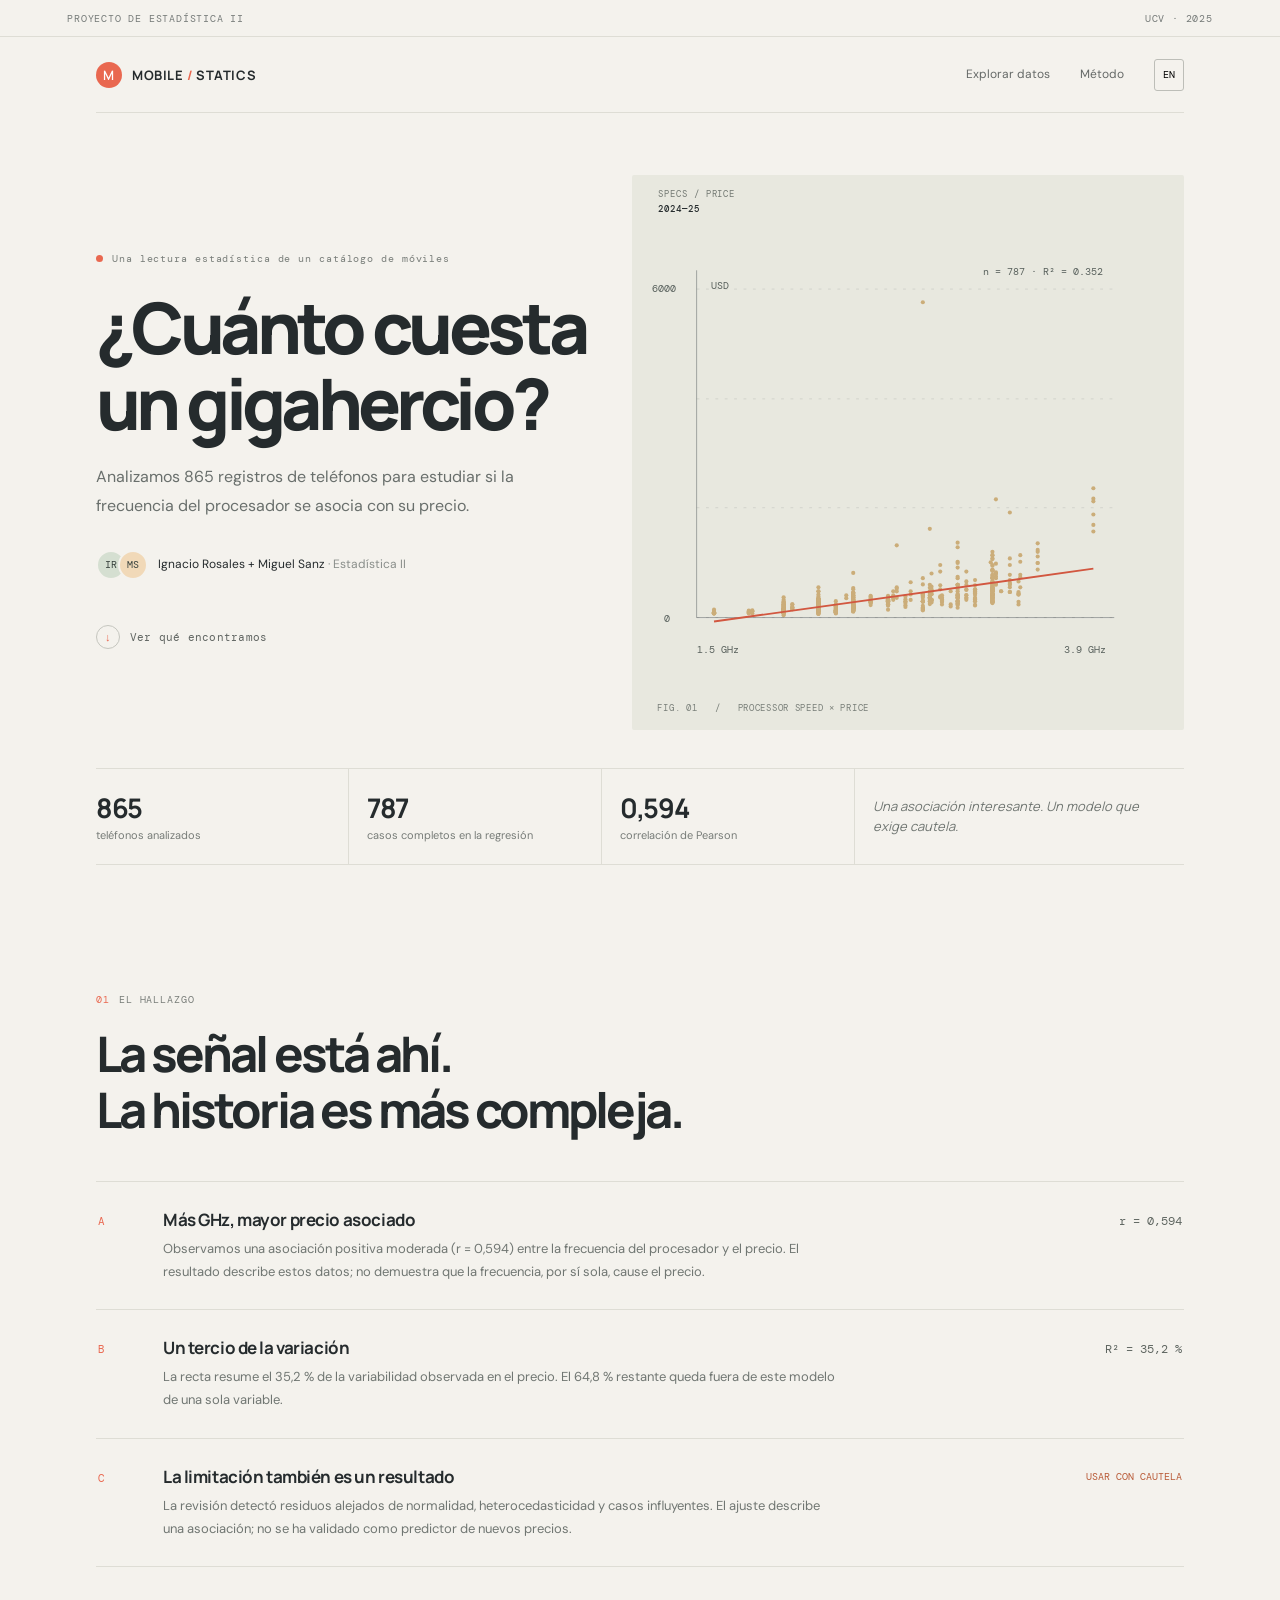
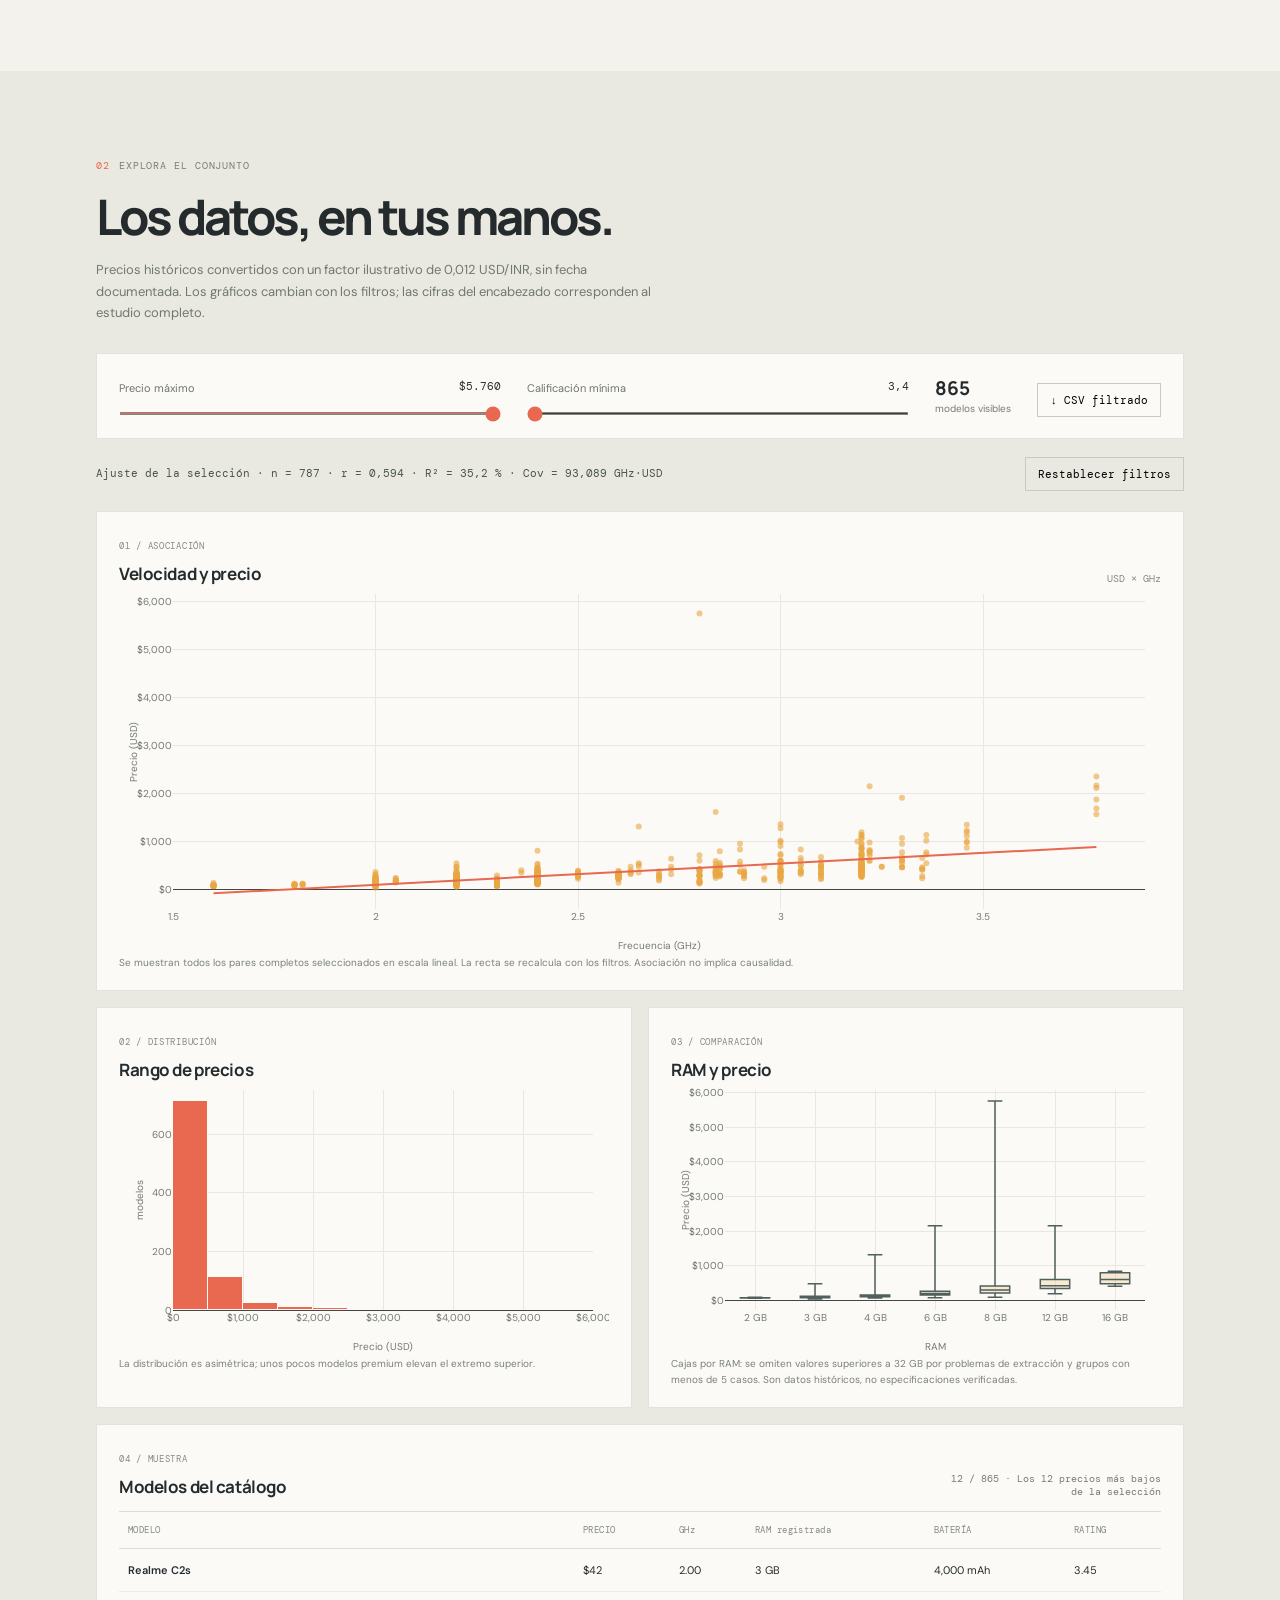
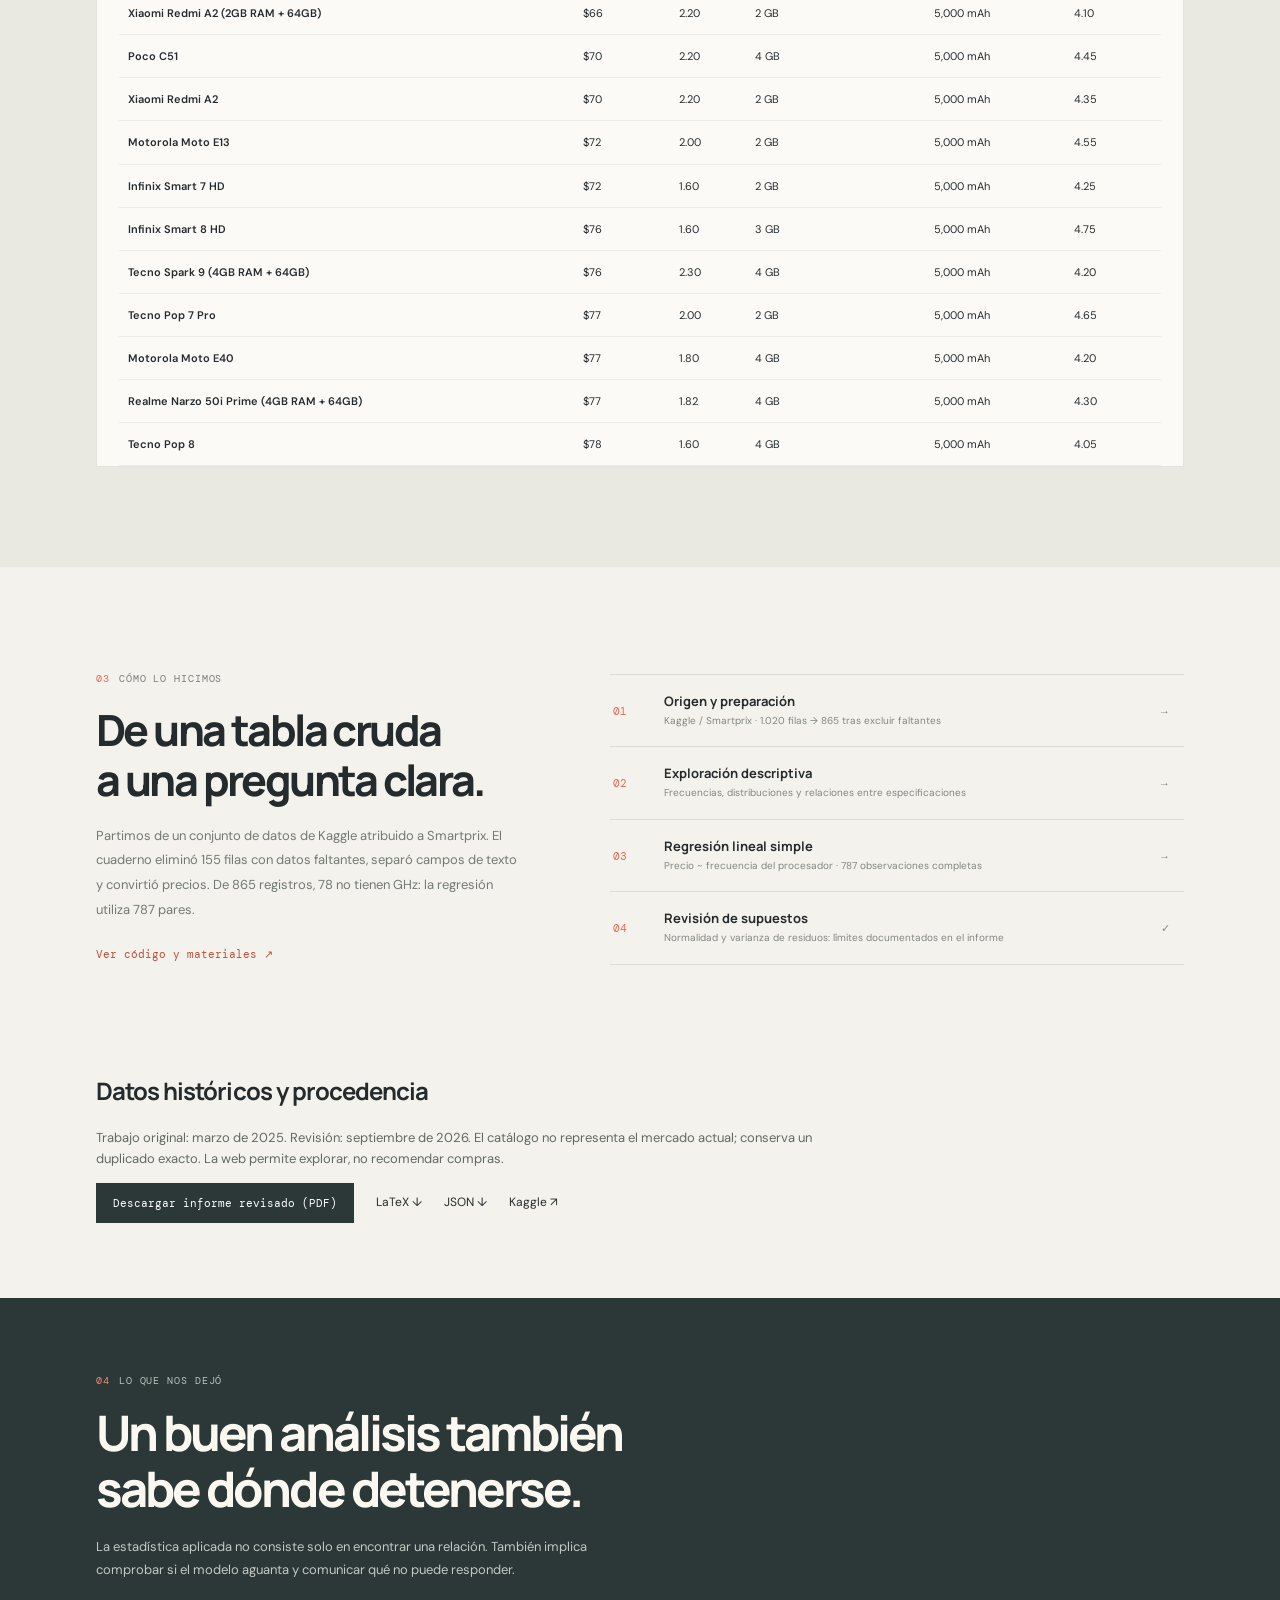
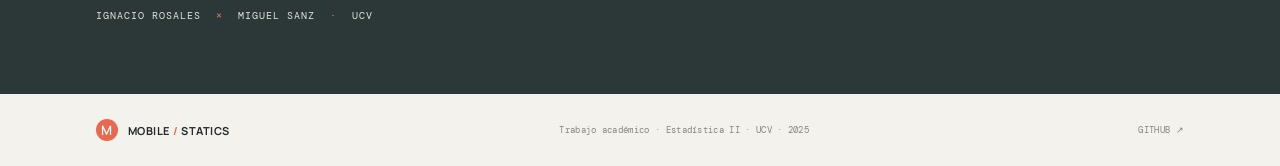
<file: index.html>
<!doctype html>
<html lang="es">
<head>
  <meta charset="utf-8">
  <meta name="viewport" content="width=device-width, initial-scale=1">
  <meta name="description" content="Explora Mobile-Statics: análisis de 865 teléfonos, regresión entre velocidad del procesador y precio, y sus límites estadísticos.">
  <meta name="theme-color" content="#f4f2ed">
  <title>Mobile-Statics — teléfonos bajo la lupa</title>
  <link rel="icon" type="image/svg+xml" href="favicon.svg">
  <link rel="preconnect" href="https://fonts.googleapis.com">
  <link rel="preconnect" href="https://fonts.gstatic.com" crossorigin>
  <link href="https://fonts.googleapis.com/css2?family=DM+Mono:wght@400;500&family=DM+Sans:wght@400;500;600;700&family=Manrope:wght@400;500;600;700;800&display=swap" rel="stylesheet">
  <link rel="stylesheet" href="styles.css">
  <link rel="stylesheet" href="refinements.css">
  <script src="https://cdn.plot.ly/plotly-2.35.2.min.js"></script>
  <script defer src="data.js"></script>
  <script defer src="app.js"></script>
<link rel="canonical" href="https://iro007.github.io/Mobile-Statics/">
  <meta property="og:type" content="website"><meta property="og:locale" content="es_VE">
  <meta property="og:title" content="Mobile-Statics | ¿Qué explica el precio de un teléfono?">
  <meta property="og:description" content="Un proyecto de Ignacio Rosales y Miguel Sanz: explora datos, regresión y aprendizajes de Estadística II en la UCV.">
  <meta property="og:url" content="https://iro007.github.io/Mobile-Statics/">
  <meta property="og:image" content="https://iro007.github.io/Mobile-Statics/social-preview.png">
  <meta property="og:image:width" content="1200"><meta property="og:image:height" content="630">
  <meta property="og:image:alt" content="865 registros, 787 pares completos; r = 0,594 y R² = 35,2 %. Ignacio Rosales y Miguel Sanz.">
  <meta name="twitter:card" content="summary_large_image">
  </head>
<body>
  <div class="topline"><span>PROYECTO DE ESTADÍSTICA II</span><span>UCV · 2025</span></div>
  <header class="hero wrap">
    <nav class="nav"><a href="#inicio" class="wordmark"><span class="mark">M</span> MOBILE<span class="wordmark-light">/</span>STATICS</a><div class="navright"><a href="#analisis" data-i18n="navAnalysis">Explorar datos</a><a href="#metodo" data-i18n="navMethod">Método</a><button class="lang" id="language">EN</button></div></nav>
    <div class="hero-grid" id="inicio">
      <div class="hero-copy"><p class="eyebrow"><span class="dot"></span><span data-i18n="heroLabel">Una lectura estadística del mercado móvil</span></p><h1 data-i18n="heroTitle">¿Cuánto cuesta<br>un gigahercio?</h1><p class="lede" data-i18n="heroSub">Exploramos 865 teléfonos y ponemos a prueba una pregunta sencilla: ¿los procesadores más rápidos se asocian con precios más altos?</p><div class="authors"><div class="avatar">IR</div><div class="avatar overlap">MS</div><span data-i18n="byline">Ignacio Rosales + Miguel Sanz <span class="muted">· Estadística II</span></span></div><a class="scroll" href="#hallazgos"><span>↓</span> <span data-i18n="scroll">Ver qué encontramos</span></a></div>
      <div class="hero-art" aria-label="Datos históricos de precio frente a frecuencia del procesador"><div class="art-caption">SPECS / PRICE<br><b>2024—25</b></div><svg viewBox="0 0 560 520" role="img" aria-label="787 pares completos: frecuencia del procesador y precio"><g stroke="#293239" stroke-opacity=".12" stroke-dasharray="3 7"><path d="M55 430H500M55 313H500M55 197H500M55 80H500"/></g><path d="M55 60V430H500" stroke="#293239" stroke-opacity=".4" fill="none"/><g fill="#b57d27" opacity=".55"><circle cx="351.67" cy="409.01" r="2.2"/><circle cx="398.02" cy="416.00" r="2.2"/><circle cx="296.04" cy="407.60" r="2.2"/><circle cx="351.67" cy="401.31" r="2.2"/><circle cx="221.88" cy="406.20" r="2.2"/><circle cx="221.88" cy="411.80" r="2.2"/><circle cx="184.79" cy="422.30" r="2.2"/><circle cx="221.88" cy="417.40" r="2.2"/><circle cx="240.42" cy="413.90" r="2.2"/><circle cx="221.88" cy="418.80" r="2.2"/><circle cx="370.21" cy="402.00" r="2.2"/><circle cx="184.79" cy="420.20" r="2.2"/><circle cx="184.79" cy="420.20" r="2.2"/><circle cx="184.79" cy="422.30" r="2.2"/><circle cx="370.21" cy="404.81" r="2.2"/><circle cx="221.88" cy="408.09" r="2.2"/><circle cx="277.50" cy="412.61" r="2.2"/><circle cx="184.79" cy="418.80" r="2.2"/><circle cx="184.79" cy="416.35" r="2.2"/><circle cx="370.21" cy="411.11" r="2.2"/><circle cx="296.04" cy="412.68" r="2.2"/><circle cx="184.79" cy="416.47" r="2.2"/><circle cx="258.96" cy="411.10" r="2.2"/><circle cx="184.79" cy="420.84" r="2.2"/><circle cx="258.96" cy="411.80" r="2.2"/><circle cx="221.88" cy="419.50" r="2.2"/><circle cx="296.04" cy="413.20" r="2.2"/><circle cx="221.88" cy="418.10" r="2.2"/><circle cx="184.79" cy="420.90" r="2.2"/><circle cx="388.75" cy="402.71" r="2.2"/><circle cx="221.88" cy="416.00" r="2.2"/><circle cx="221.88" cy="409.01" r="2.2"/><circle cx="184.79" cy="420.95" r="2.2"/><circle cx="221.88" cy="412.50" r="2.2"/><circle cx="342.40" cy="409.26" r="2.2"/><circle cx="240.42" cy="412.50" r="2.2"/><circle cx="296.04" cy="404.80" r="2.2"/><circle cx="221.88" cy="418.67" r="2.2"/><circle cx="342.40" cy="399.91" r="2.2"/><circle cx="258.96" cy="406.90" r="2.2"/><circle cx="258.96" cy="414.60" r="2.2"/><circle cx="314.58" cy="408.51" r="2.2"/><circle cx="184.79" cy="416.70" r="2.2"/><circle cx="184.79" cy="419.85" r="2.2"/><circle cx="184.79" cy="420.20" r="2.2"/><circle cx="370.21" cy="402.00" r="2.2"/><circle cx="184.79" cy="420.90" r="2.2"/><circle cx="296.04" cy="406.20" r="2.2"/><circle cx="221.88" cy="423.00" r="2.2"/><circle cx="296.04" cy="413.20" r="2.2"/><circle cx="221.88" cy="411.10" r="2.2"/><circle cx="184.79" cy="419.50" r="2.2"/><circle cx="418.42" cy="378.91" r="2.2"/><circle cx="184.79" cy="419.50" r="2.2"/><circle cx="184.79" cy="419.34" r="2.2"/><circle cx="184.79" cy="411.10" r="2.2"/><circle cx="373.92" cy="388.00" r="2.2"/><circle cx="258.96" cy="416.25" r="2.2"/><circle cx="184.79" cy="422.30" r="2.2"/><circle cx="147.71" cy="414.60" r="2.2"/><circle cx="184.79" cy="420.55" r="2.2"/><circle cx="184.79" cy="418.80" r="2.2"/><circle cx="184.79" cy="415.10" r="2.2"/><circle cx="370.21" cy="408.30" r="2.2"/><circle cx="184.79" cy="420.91" r="2.2"/><circle cx="184.79" cy="421.60" r="2.2"/><circle cx="351.67" cy="412.50" r="2.2"/><circle cx="373.92" cy="393.95" r="2.2"/><circle cx="184.79" cy="418.10" r="2.2"/><circle cx="221.88" cy="420.76" r="2.2"/><circle cx="258.96" cy="421.60" r="2.2"/><circle cx="221.88" cy="403.40" r="2.2"/><circle cx="221.88" cy="414.60" r="2.2"/><circle cx="184.79" cy="420.20" r="2.2"/><circle cx="73.54" cy="425.45" r="2.2"/><circle cx="184.79" cy="416.00" r="2.2"/><circle cx="184.79" cy="418.80" r="2.2"/><circle cx="184.79" cy="418.10" r="2.2"/><circle cx="399.88" cy="384.50" r="2.2"/><circle cx="333.12" cy="395.00" r="2.2"/><circle cx="184.79" cy="420.24" r="2.2"/><circle cx="388.75" cy="392.91" r="2.2"/><circle cx="258.96" cy="413.20" r="2.2"/><circle cx="184.79" cy="418.10" r="2.2"/><circle cx="351.67" cy="402.01" r="2.2"/><circle cx="388.75" cy="402.71" r="2.2"/><circle cx="221.88" cy="415.31" r="2.2"/><circle cx="477.75" cy="320.17" r="2.2"/><circle cx="184.79" cy="420.90" r="2.2"/><circle cx="333.12" cy="419.51" r="2.2"/><circle cx="303.46" cy="409.00" r="2.2"/><circle cx="184.79" cy="421.25" r="2.2"/><circle cx="221.88" cy="406.21" r="2.2"/><circle cx="147.71" cy="425.45" r="2.2"/><circle cx="296.04" cy="394.65" r="2.2"/><circle cx="342.40" cy="406.20" r="2.2"/><circle cx="184.79" cy="416.38" r="2.2"/><circle cx="333.12" cy="414.60" r="2.2"/><circle cx="316.44" cy="409.00" r="2.2"/><circle cx="184.79" cy="421.60" r="2.2"/><circle cx="114.33" cy="423.35" r="2.2"/><circle cx="184.79" cy="417.41" r="2.2"/><circle cx="221.88" cy="420.55" r="2.2"/><circle cx="221.88" cy="420.55" r="2.2"/><circle cx="184.79" cy="409.71" r="2.2"/><circle cx="184.79" cy="419.15" r="2.2"/><circle cx="258.96" cy="409.00" r="2.2"/><circle cx="258.96" cy="412.15" r="2.2"/><circle cx="277.50" cy="410.40" r="2.2"/><circle cx="370.21" cy="406.90" r="2.2"/><circle cx="221.88" cy="409.00" r="2.2"/><circle cx="221.88" cy="410.40" r="2.2"/><circle cx="184.79" cy="417.58" r="2.2"/><circle cx="147.71" cy="419.15" r="2.2"/><circle cx="296.04" cy="412.50" r="2.2"/><circle cx="184.79" cy="419.50" r="2.2"/><circle cx="147.71" cy="421.95" r="2.2"/><circle cx="303.46" cy="402.21" r="2.2"/><circle cx="221.88" cy="420.00" r="2.2"/><circle cx="147.71" cy="420.20" r="2.2"/><circle cx="184.79" cy="422.65" r="2.2"/><circle cx="221.88" cy="421.38" r="2.2"/><circle cx="221.88" cy="423.00" r="2.2"/><circle cx="214.46" cy="409.36" r="2.2"/><circle cx="184.79" cy="418.10" r="2.2"/><circle cx="418.42" cy="371.91" r="2.2"/><circle cx="264.52" cy="411.11" r="2.2"/><circle cx="264.52" cy="406.21" r="2.2"/><circle cx="73.54" cy="425.59" r="2.2"/><circle cx="184.79" cy="414.25" r="2.2"/><circle cx="388.75" cy="402.71" r="2.2"/><circle cx="370.21" cy="398.51" r="2.2"/><circle cx="184.79" cy="421.08" r="2.2"/><circle cx="296.04" cy="419.51" r="2.2"/><circle cx="221.88" cy="409.00" r="2.2"/><circle cx="370.21" cy="399.91" r="2.2"/><circle cx="184.79" cy="421.25" r="2.2"/><circle cx="264.52" cy="402.01" r="2.2"/><circle cx="277.50" cy="413.21" r="2.2"/><circle cx="147.71" cy="425.10" r="2.2"/><circle cx="370.21" cy="392.55" r="2.2"/><circle cx="184.79" cy="416.00" r="2.2"/><circle cx="184.79" cy="425.94" r="2.2"/><circle cx="333.12" cy="397.81" r="2.2"/><circle cx="221.88" cy="404.17" r="2.2"/><circle cx="296.04" cy="409.01" r="2.2"/><circle cx="370.21" cy="402.00" r="2.2"/><circle cx="370.21" cy="388.00" r="2.2"/><circle cx="147.71" cy="423.70" r="2.2"/><circle cx="184.79" cy="419.15" r="2.2"/><circle cx="373.92" cy="383.10" r="2.2"/><circle cx="221.88" cy="420.90" r="2.2"/><circle cx="351.67" cy="399.90" r="2.2"/><circle cx="221.88" cy="419.50" r="2.2"/><circle cx="221.88" cy="414.61" r="2.2"/><circle cx="370.21" cy="391.50" r="2.2"/><circle cx="305.31" cy="412.02" r="2.2"/><circle cx="147.71" cy="423.74" r="2.2"/><circle cx="184.79" cy="420.55" r="2.2"/><circle cx="333.12" cy="406.27" r="2.2"/><circle cx="73.54" cy="425.31" r="2.2"/><circle cx="370.21" cy="401.31" r="2.2"/><circle cx="399.88" cy="387.02" r="2.2"/><circle cx="305.31" cy="402.00" r="2.2"/><circle cx="258.96" cy="413.90" r="2.2"/><circle cx="184.79" cy="410.41" r="2.2"/><circle cx="147.71" cy="420.90" r="2.2"/><circle cx="147.71" cy="423.35" r="2.2"/><circle cx="305.31" cy="410.82" r="2.2"/><circle cx="333.12" cy="399.55" r="2.2"/><circle cx="388.75" cy="390.11" r="2.2"/><circle cx="296.04" cy="412.50" r="2.2"/><circle cx="147.71" cy="423.35" r="2.2"/><circle cx="184.79" cy="417.40" r="2.2"/><circle cx="147.71" cy="423.05" r="2.2"/><circle cx="184.79" cy="418.49" r="2.2"/><circle cx="221.88" cy="413.90" r="2.2"/><circle cx="184.79" cy="417.40" r="2.2"/><circle cx="147.71" cy="424.40" r="2.2"/><circle cx="184.79" cy="420.90" r="2.2"/><circle cx="221.88" cy="416.97" r="2.2"/><circle cx="184.79" cy="418.24" r="2.2"/><circle cx="147.71" cy="424.05" r="2.2"/><circle cx="368.35" cy="371.20" r="2.2"/><circle cx="477.75" cy="338.31" r="2.2"/><circle cx="221.88" cy="413.21" r="2.2"/><circle cx="398.02" cy="405.51" r="2.2"/><circle cx="147.71" cy="424.75" r="2.2"/><circle cx="258.96" cy="416.00" r="2.2"/><circle cx="184.79" cy="423.01" r="2.2"/><circle cx="147.71" cy="427.55" r="2.2"/><circle cx="277.50" cy="418.81" r="2.2"/><circle cx="184.79" cy="418.10" r="2.2"/><circle cx="351.67" cy="410.40" r="2.2"/><circle cx="370.21" cy="399.91" r="2.2"/><circle cx="398.02" cy="413.20" r="2.2"/><circle cx="370.21" cy="406.21" r="2.2"/><circle cx="370.21" cy="413.20" r="2.2"/><circle cx="258.96" cy="409.70" r="2.2"/><circle cx="147.71" cy="416.70" r="2.2"/><circle cx="147.71" cy="423.71" r="2.2"/><circle cx="296.04" cy="421.60" r="2.2"/><circle cx="388.75" cy="367.01" r="2.2"/><circle cx="184.79" cy="417.41" r="2.2"/><circle cx="221.88" cy="409.00" r="2.2"/><circle cx="114.33" cy="422.25" r="2.2"/><circle cx="221.88" cy="418.80" r="2.2"/><circle cx="184.79" cy="421.25" r="2.2"/><circle cx="351.67" cy="405.86" r="2.2"/><circle cx="370.21" cy="413.91" r="2.2"/><circle cx="73.54" cy="424.40" r="2.2"/><circle cx="184.79" cy="420.35" r="2.2"/><circle cx="184.79" cy="409.70" r="2.2"/><circle cx="221.88" cy="420.90" r="2.2"/><circle cx="221.88" cy="417.05" r="2.2"/><circle cx="147.71" cy="418.81" r="2.2"/><circle cx="147.71" cy="424.75" r="2.2"/><circle cx="147.71" cy="423.00" r="2.2"/><circle cx="268.23" cy="399.27" r="2.2"/><circle cx="268.23" cy="409.01" r="2.2"/><circle cx="184.79" cy="420.91" r="2.2"/><circle cx="184.79" cy="409.71" r="2.2"/><circle cx="184.79" cy="422.30" r="2.2"/><circle cx="184.79" cy="418.80" r="2.2"/><circle cx="399.88" cy="397.81" r="2.2"/><circle cx="370.21" cy="395.00" r="2.2"/><circle cx="277.50" cy="414.61" r="2.2"/><circle cx="184.79" cy="424.53" r="2.2"/><circle cx="184.79" cy="422.30" r="2.2"/><circle cx="370.21" cy="414.61" r="2.2"/><circle cx="184.79" cy="417.40" r="2.2"/><circle cx="333.12" cy="416.04" r="2.2"/><circle cx="184.79" cy="418.81" r="2.2"/><circle cx="258.96" cy="410.13" r="2.2"/><circle cx="221.88" cy="403.75" r="2.2"/><circle cx="258.96" cy="410.44" r="2.2"/><circle cx="370.21" cy="402.00" r="2.2"/><circle cx="221.88" cy="416.00" r="2.2"/><circle cx="221.88" cy="419.85" r="2.2"/><circle cx="398.02" cy="404.11" r="2.2"/><circle cx="203.33" cy="424.19" r="2.2"/><circle cx="147.71" cy="425.45" r="2.2"/><circle cx="333.12" cy="407.95" r="2.2"/><circle cx="147.71" cy="422.23" r="2.2"/><circle cx="388.75" cy="384.51" r="2.2"/><circle cx="221.88" cy="414.25" r="2.2"/><circle cx="214.46" cy="406.20" r="2.2"/><circle cx="477.75" cy="292.17" r="2.2"/><circle cx="184.79" cy="425.28" r="2.2"/><circle cx="147.71" cy="423.00" r="2.2"/><circle cx="147.71" cy="420.90" r="2.2"/><circle cx="184.79" cy="415.30" r="2.2"/><circle cx="184.79" cy="425.24" r="2.2"/><circle cx="316.44" cy="410.41" r="2.2"/><circle cx="221.88" cy="415.02" r="2.2"/><circle cx="316.44" cy="416.01" r="2.2"/><circle cx="370.21" cy="413.20" r="2.2"/><circle cx="221.88" cy="412.50" r="2.2"/><circle cx="184.79" cy="420.90" r="2.2"/><circle cx="351.67" cy="399.90" r="2.2"/><circle cx="303.46" cy="402.00" r="2.2"/><circle cx="258.96" cy="415.30" r="2.2"/><circle cx="370.21" cy="404.80" r="2.2"/><circle cx="184.79" cy="416.70" r="2.2"/><circle cx="296.04" cy="405.16" r="2.2"/><circle cx="333.12" cy="412.50" r="2.2"/><circle cx="221.88" cy="418.11" r="2.2"/><circle cx="258.96" cy="413.21" r="2.2"/><circle cx="373.92" cy="395.01" r="2.2"/><circle cx="184.79" cy="422.30" r="2.2"/><circle cx="184.79" cy="424.05" r="2.2"/><circle cx="184.79" cy="417.40" r="2.2"/><circle cx="147.71" cy="423.06" r="2.2"/><circle cx="184.79" cy="421.96" r="2.2"/><circle cx="184.79" cy="423.00" r="2.2"/><circle cx="184.79" cy="418.80" r="2.2"/><circle cx="370.21" cy="405.51" r="2.2"/><circle cx="147.71" cy="422.65" r="2.2"/><circle cx="370.21" cy="400.60" r="2.2"/><circle cx="147.71" cy="420.90" r="2.2"/><circle cx="258.96" cy="412.50" r="2.2"/><circle cx="184.79" cy="412.51" r="2.2"/><circle cx="221.88" cy="398.50" r="2.2"/><circle cx="73.54" cy="424.40" r="2.2"/><circle cx="258.96" cy="410.75" r="2.2"/><circle cx="203.33" cy="423.00" r="2.2"/><circle cx="184.79" cy="414.60" r="2.2"/><circle cx="258.96" cy="414.60" r="2.2"/><circle cx="305.31" cy="397.10" r="2.2"/><circle cx="333.12" cy="409.00" r="2.2"/><circle cx="147.71" cy="423.71" r="2.2"/><circle cx="73.54" cy="425.10" r="2.2"/><circle cx="370.21" cy="402.01" r="2.2"/><circle cx="184.79" cy="426.15" r="2.2"/><circle cx="110.63" cy="423.93" r="2.2"/><circle cx="258.96" cy="416.01" r="2.2"/><circle cx="147.71" cy="422.09" r="2.2"/><circle cx="277.50" cy="407.61" r="2.2"/><circle cx="399.88" cy="370.50" r="2.2"/><circle cx="184.79" cy="418.11" r="2.2"/><circle cx="305.31" cy="402.00" r="2.2"/><circle cx="221.88" cy="422.30" r="2.2"/><circle cx="333.12" cy="370.50" r="2.2"/><circle cx="305.31" cy="383.10" r="2.2"/><circle cx="303.46" cy="411.30" r="2.2"/><circle cx="147.71" cy="424.40" r="2.2"/><circle cx="370.21" cy="395.01" r="2.2"/><circle cx="418.42" cy="364.90" r="2.2"/><circle cx="418.42" cy="371.90" r="2.2"/><circle cx="147.71" cy="422.87" r="2.2"/><circle cx="370.21" cy="409.01" r="2.2"/><circle cx="184.79" cy="418.81" r="2.2"/><circle cx="147.71" cy="420.90" r="2.2"/><circle cx="370.21" cy="363.51" r="2.2"/><circle cx="379.48" cy="402.01" r="2.2"/><circle cx="370.21" cy="408.30" r="2.2"/><circle cx="342.40" cy="391.51" r="2.2"/><circle cx="147.71" cy="413.76" r="2.2"/><circle cx="314.58" cy="407.47" r="2.2"/><circle cx="221.88" cy="416.00" r="2.2"/><circle cx="203.33" cy="420.55" r="2.2"/><circle cx="303.46" cy="413.20" r="2.2"/><circle cx="325.71" cy="418.14" r="2.2"/><circle cx="184.79" cy="413.55" r="2.2"/><circle cx="370.21" cy="409.01" r="2.2"/><circle cx="184.79" cy="420.90" r="2.2"/><circle cx="184.79" cy="418.72" r="2.2"/><circle cx="296.04" cy="388.00" r="2.2"/><circle cx="147.71" cy="421.60" r="2.2"/><circle cx="147.71" cy="424.69" r="2.2"/><circle cx="110.63" cy="423.84" r="2.2"/><circle cx="147.71" cy="423.37" r="2.2"/><circle cx="370.21" cy="402.00" r="2.2"/><circle cx="147.71" cy="418.10" r="2.2"/><circle cx="147.71" cy="419.85" r="2.2"/><circle cx="240.42" cy="409.00" r="2.2"/><circle cx="258.96" cy="412.50" r="2.2"/><circle cx="333.12" cy="405.50" r="2.2"/><circle cx="333.12" cy="409.07" r="2.2"/><circle cx="373.92" cy="385.90" r="2.2"/><circle cx="110.63" cy="425.52" r="2.2"/><circle cx="221.88" cy="423.02" r="2.2"/><circle cx="184.79" cy="420.90" r="2.2"/><circle cx="147.71" cy="421.60" r="2.2"/><circle cx="221.88" cy="419.15" r="2.2"/><circle cx="184.79" cy="419.51" r="2.2"/><circle cx="316.44" cy="413.21" r="2.2"/><circle cx="221.88" cy="416.71" r="2.2"/><circle cx="258.96" cy="413.20" r="2.2"/><circle cx="203.33" cy="424.61" r="2.2"/><circle cx="333.12" cy="376.80" r="2.2"/><circle cx="240.42" cy="407.60" r="2.2"/><circle cx="351.67" cy="416.35" r="2.2"/><circle cx="221.88" cy="418.80" r="2.2"/><circle cx="184.79" cy="417.05" r="2.2"/><circle cx="305.31" cy="405.16" r="2.2"/><circle cx="221.88" cy="413.21" r="2.2"/><circle cx="147.71" cy="422.31" r="2.2"/><circle cx="333.12" cy="388.00" r="2.2"/><circle cx="370.21" cy="405.51" r="2.2"/><circle cx="325.71" cy="402.01" r="2.2"/><circle cx="303.46" cy="398.20" r="2.2"/><circle cx="283.06" cy="392.35" r="2.2"/><circle cx="333.12" cy="350.20" r="2.2"/><circle cx="264.52" cy="409.00" r="2.2"/><circle cx="114.33" cy="423.28" r="2.2"/><circle cx="184.79" cy="421.25" r="2.2"/><circle cx="184.79" cy="421.61" r="2.2"/><circle cx="370.21" cy="405.51" r="2.2"/><circle cx="316.44" cy="406.20" r="2.2"/><circle cx="184.79" cy="421.61" r="2.2"/><circle cx="203.33" cy="424.05" r="2.2"/><circle cx="184.79" cy="417.41" r="2.2"/><circle cx="147.71" cy="423.01" r="2.2"/><circle cx="370.21" cy="409.70" r="2.2"/><circle cx="147.71" cy="416.01" r="2.2"/><circle cx="184.79" cy="425.94" r="2.2"/><circle cx="370.21" cy="404.10" r="2.2"/><circle cx="147.71" cy="425.80" r="2.2"/><circle cx="184.79" cy="423.00" r="2.2"/><circle cx="203.33" cy="423.36" r="2.2"/><circle cx="114.33" cy="425.52" r="2.2"/><circle cx="305.31" cy="411.80" r="2.2"/><circle cx="333.12" cy="406.21" r="2.2"/><circle cx="370.21" cy="412.50" r="2.2"/><circle cx="221.88" cy="422.30" r="2.2"/><circle cx="305.31" cy="411.10" r="2.2"/><circle cx="221.88" cy="407.61" r="2.2"/><circle cx="221.88" cy="415.30" r="2.2"/><circle cx="351.67" cy="395.70" r="2.2"/><circle cx="296.04" cy="422.30" r="2.2"/><circle cx="221.88" cy="413.21" r="2.2"/><circle cx="221.88" cy="421.95" r="2.2"/><circle cx="184.79" cy="415.30" r="2.2"/><circle cx="221.88" cy="415.65" r="2.2"/><circle cx="110.63" cy="423.00" r="2.2"/><circle cx="184.79" cy="416.01" r="2.2"/><circle cx="147.71" cy="423.70" r="2.2"/><circle cx="184.79" cy="416.71" r="2.2"/><circle cx="184.79" cy="416.71" r="2.2"/><circle cx="258.96" cy="417.40" r="2.2"/><circle cx="184.79" cy="410.40" r="2.2"/><circle cx="370.21" cy="360.00" r="2.2"/><circle cx="184.79" cy="420.91" r="2.2"/><circle cx="373.92" cy="381.70" r="2.2"/><circle cx="370.21" cy="393.60" r="2.2"/><circle cx="147.71" cy="423.00" r="2.2"/><circle cx="221.88" cy="420.20" r="2.2"/><circle cx="147.71" cy="412.51" r="2.2"/><circle cx="203.33" cy="425.03" r="2.2"/><circle cx="221.88" cy="418.00" r="2.2"/><circle cx="221.88" cy="421.95" r="2.2"/><circle cx="221.88" cy="411.80" r="2.2"/><circle cx="184.79" cy="418.80" r="2.2"/><circle cx="221.88" cy="416.71" r="2.2"/><circle cx="184.79" cy="422.30" r="2.2"/><circle cx="370.21" cy="412.50" r="2.2"/><circle cx="221.88" cy="420.91" r="2.2"/><circle cx="184.79" cy="397.81" r="2.2"/><circle cx="303.46" cy="409.00" r="2.2"/><circle cx="184.79" cy="423.00" r="2.2"/><circle cx="370.21" cy="378.90" r="2.2"/><circle cx="184.79" cy="420.21" r="2.2"/><circle cx="184.79" cy="412.51" r="2.2"/><circle cx="370.21" cy="380.31" r="2.2"/><circle cx="342.40" cy="409.01" r="2.2"/><circle cx="351.67" cy="403.40" r="2.2"/><circle cx="370.21" cy="397.11" r="2.2"/><circle cx="370.21" cy="374.01" r="2.2"/><circle cx="147.71" cy="423.70" r="2.2"/><circle cx="342.40" cy="405.98" r="2.2"/><circle cx="147.71" cy="420.96" r="2.2"/><circle cx="221.88" cy="420.28" r="2.2"/><circle cx="203.33" cy="422.30" r="2.2"/><circle cx="370.21" cy="397.11" r="2.2"/><circle cx="184.79" cy="418.10" r="2.2"/><circle cx="305.31" cy="413.91" r="2.2"/><circle cx="184.79" cy="419.50" r="2.2"/><circle cx="240.42" cy="413.90" r="2.2"/><circle cx="221.88" cy="416.35" r="2.2"/><circle cx="221.88" cy="418.10" r="2.2"/><circle cx="184.79" cy="414.97" r="2.2"/><circle cx="221.88" cy="412.51" r="2.2"/><circle cx="373.92" cy="304.07" r="2.2"/><circle cx="203.33" cy="421.88" r="2.2"/><circle cx="240.42" cy="412.50" r="2.2"/><circle cx="203.33" cy="418.10" r="2.2"/><circle cx="296.04" cy="94.00" r="2.2"/><circle cx="268.23" cy="402.07" r="2.2"/><circle cx="184.79" cy="418.11" r="2.2"/><circle cx="147.71" cy="423.72" r="2.2"/><circle cx="147.71" cy="423.70" r="2.2"/><circle cx="296.04" cy="421.61" r="2.2"/><circle cx="147.71" cy="421.25" r="2.2"/><circle cx="184.79" cy="416.01" r="2.2"/><circle cx="477.75" cy="331.31" r="2.2"/><circle cx="477.75" cy="306.17" r="2.2"/><circle cx="351.67" cy="412.50" r="2.2"/><circle cx="316.44" cy="409.00" r="2.2"/><circle cx="370.21" cy="399.20" r="2.2"/><circle cx="184.79" cy="418.80" r="2.2"/><circle cx="333.12" cy="414.71" r="2.2"/><circle cx="258.96" cy="410.40" r="2.2"/><circle cx="184.79" cy="420.91" r="2.2"/><circle cx="370.21" cy="406.91" r="2.2"/><circle cx="221.88" cy="419.50" r="2.2"/><circle cx="184.79" cy="415.30" r="2.2"/><circle cx="147.71" cy="422.30" r="2.2"/><circle cx="296.04" cy="420.20" r="2.2"/><circle cx="184.79" cy="416.71" r="2.2"/><circle cx="333.12" cy="412.51" r="2.2"/><circle cx="73.54" cy="424.75" r="2.2"/><circle cx="351.67" cy="390.11" r="2.2"/><circle cx="184.79" cy="413.90" r="2.2"/><circle cx="184.79" cy="419.57" r="2.2"/><circle cx="370.21" cy="387.30" r="2.2"/><circle cx="258.96" cy="408.30" r="2.2"/><circle cx="370.21" cy="379.61" r="2.2"/><circle cx="184.79" cy="416.71" r="2.2"/><circle cx="221.88" cy="420.21" r="2.2"/><circle cx="203.33" cy="425.59" r="2.2"/><circle cx="203.33" cy="424.47" r="2.2"/><circle cx="147.71" cy="423.73" r="2.2"/><circle cx="203.33" cy="418.81" r="2.2"/><circle cx="147.71" cy="424.02" r="2.2"/><circle cx="73.54" cy="425.10" r="2.2"/><circle cx="221.88" cy="423.07" r="2.2"/><circle cx="147.71" cy="423.91" r="2.2"/><circle cx="184.79" cy="418.10" r="2.2"/><circle cx="305.31" cy="411.39" r="2.2"/><circle cx="221.88" cy="406.91" r="2.2"/><circle cx="156.98" cy="420.90" r="2.2"/><circle cx="221.88" cy="406.90" r="2.2"/><circle cx="240.42" cy="414.60" r="2.2"/><circle cx="147.71" cy="422.31" r="2.2"/><circle cx="221.88" cy="419.50" r="2.2"/><circle cx="221.88" cy="413.24" r="2.2"/><circle cx="370.21" cy="405.51" r="2.2"/><circle cx="370.21" cy="411.45" r="2.2"/><circle cx="314.58" cy="381.00" r="2.2"/><circle cx="203.33" cy="418.11" r="2.2"/><circle cx="184.79" cy="421.33" r="2.2"/><circle cx="268.23" cy="397.81" r="2.2"/><circle cx="283.06" cy="405.50" r="2.2"/><circle cx="147.71" cy="422.30" r="2.2"/><circle cx="184.79" cy="419.50" r="2.2"/><circle cx="184.79" cy="402.01" r="2.2"/><circle cx="73.54" cy="421.60" r="2.2"/><circle cx="296.04" cy="405.50" r="2.2"/><circle cx="110.63" cy="422.62" r="2.2"/><circle cx="258.96" cy="412.50" r="2.2"/><circle cx="73.54" cy="423.70" r="2.2"/><circle cx="147.71" cy="421.95" r="2.2"/><circle cx="333.12" cy="411.81" r="2.2"/><circle cx="147.71" cy="422.37" r="2.2"/><circle cx="147.71" cy="424.40" r="2.2"/><circle cx="184.79" cy="412.50" r="2.2"/><circle cx="351.67" cy="417.05" r="2.2"/><circle cx="333.12" cy="409.01" r="2.2"/><circle cx="184.79" cy="419.51" r="2.2"/><circle cx="184.79" cy="412.51" r="2.2"/><circle cx="203.33" cy="422.30" r="2.2"/><circle cx="388.75" cy="397.81" r="2.2"/><circle cx="184.79" cy="407.61" r="2.2"/><circle cx="203.33" cy="423.51" r="2.2"/><circle cx="388.75" cy="318.01" r="2.2"/><circle cx="184.79" cy="416.00" r="2.2"/><circle cx="316.44" cy="413.20" r="2.2"/><circle cx="147.71" cy="416.01" r="2.2"/><circle cx="342.40" cy="400.60" r="2.2"/><circle cx="203.33" cy="419.50" r="2.2"/><circle cx="370.21" cy="402.00" r="2.2"/><circle cx="147.71" cy="424.05" r="2.2"/><circle cx="373.92" cy="372.60" r="2.2"/><circle cx="110.63" cy="424.41" r="2.2"/><circle cx="203.33" cy="424.05" r="2.2"/><circle cx="333.12" cy="355.10" r="2.2"/><circle cx="110.63" cy="424.82" r="2.2"/><circle cx="203.33" cy="422.66" r="2.2"/><circle cx="184.79" cy="421.71" r="2.2"/><circle cx="305.31" cy="404.80" r="2.2"/><circle cx="370.21" cy="395.35" r="2.2"/><circle cx="370.21" cy="388.01" r="2.2"/><circle cx="333.12" cy="416.71" r="2.2"/><circle cx="342.40" cy="381.00" r="2.2"/><circle cx="221.88" cy="410.05" r="2.2"/><circle cx="240.42" cy="416.70" r="2.2"/><circle cx="221.88" cy="403.40" r="2.2"/><circle cx="184.79" cy="416.00" r="2.2"/><circle cx="221.88" cy="412.50" r="2.2"/><circle cx="305.31" cy="402.01" r="2.2"/><circle cx="221.88" cy="419.85" r="2.2"/><circle cx="303.46" cy="409.70" r="2.2"/><circle cx="221.88" cy="417.19" r="2.2"/><circle cx="184.79" cy="420.55" r="2.2"/><circle cx="184.79" cy="417.40" r="2.2"/><circle cx="221.88" cy="419.85" r="2.2"/><circle cx="184.79" cy="417.75" r="2.2"/><circle cx="147.71" cy="423.00" r="2.2"/><circle cx="221.88" cy="418.46" r="2.2"/><circle cx="370.21" cy="363.51" r="2.2"/><circle cx="240.42" cy="412.50" r="2.2"/><circle cx="184.79" cy="417.41" r="2.2"/><circle cx="147.71" cy="411.11" r="2.2"/><circle cx="333.12" cy="404.80" r="2.2"/><circle cx="373.92" cy="383.10" r="2.2"/><circle cx="147.71" cy="408.31" r="2.2"/><circle cx="147.71" cy="423.01" r="2.2"/><circle cx="325.71" cy="416.00" r="2.2"/><circle cx="203.33" cy="416.83" r="2.2"/><circle cx="303.46" cy="409.07" r="2.2"/><circle cx="314.58" cy="399.91" r="2.2"/><circle cx="314.58" cy="395.71" r="2.2"/><circle cx="283.06" cy="402.01" r="2.2"/><circle cx="303.46" cy="395.00" r="2.2"/><circle cx="147.71" cy="414.60" r="2.2"/><circle cx="203.33" cy="420.20" r="2.2"/><circle cx="303.46" cy="412.51" r="2.2"/><circle cx="370.21" cy="406.91" r="2.2"/><circle cx="203.33" cy="422.31" r="2.2"/><circle cx="184.79" cy="405.50" r="2.2"/><circle cx="296.04" cy="412.51" r="2.2"/><circle cx="221.88" cy="416.01" r="2.2"/><circle cx="258.96" cy="416.00" r="2.2"/><circle cx="73.54" cy="425.36" r="2.2"/><circle cx="110.63" cy="423.74" r="2.2"/><circle cx="184.79" cy="420.90" r="2.2"/><circle cx="303.46" cy="415.65" r="2.2"/><circle cx="264.52" cy="409.01" r="2.2"/><circle cx="418.42" cy="350.90" r="2.2"/><circle cx="418.42" cy="357.90" r="2.2"/><circle cx="221.88" cy="382.41" r="2.2"/><circle cx="203.33" cy="418.81" r="2.2"/><circle cx="147.71" cy="420.90" r="2.2"/><circle cx="258.96" cy="412.86" r="2.2"/><circle cx="184.79" cy="421.60" r="2.2"/><circle cx="184.79" cy="422.30" r="2.2"/><circle cx="184.79" cy="423.01" r="2.2"/><circle cx="258.96" cy="411.45" r="2.2"/><circle cx="370.21" cy="402.00" r="2.2"/><circle cx="333.12" cy="395.00" r="2.2"/><circle cx="184.79" cy="415.30" r="2.2"/><circle cx="184.79" cy="417.76" r="2.2"/><circle cx="221.88" cy="409.01" r="2.2"/><circle cx="184.79" cy="420.69" r="2.2"/><circle cx="147.71" cy="422.91" r="2.2"/><circle cx="184.79" cy="415.51" r="2.2"/><circle cx="184.79" cy="421.60" r="2.2"/><circle cx="379.48" cy="402.01" r="2.2"/><circle cx="398.02" cy="402.71" r="2.2"/><circle cx="342.40" cy="411.11" r="2.2"/><circle cx="147.71" cy="420.90" r="2.2"/><circle cx="147.71" cy="416.70" r="2.2"/><circle cx="184.79" cy="424.75" r="2.2"/><circle cx="184.79" cy="414.67" r="2.2"/><circle cx="221.88" cy="420.90" r="2.2"/><circle cx="203.33" cy="424.75" r="2.2"/><circle cx="258.96" cy="411.80" r="2.2"/><circle cx="370.21" cy="404.81" r="2.2"/><circle cx="351.67" cy="409.71" r="2.2"/><circle cx="316.44" cy="411.81" r="2.2"/><circle cx="203.33" cy="416.70" r="2.2"/><circle cx="184.79" cy="417.41" r="2.2"/><circle cx="221.88" cy="418.10" r="2.2"/><circle cx="184.79" cy="417.40" r="2.2"/><circle cx="221.88" cy="419.51" r="2.2"/><circle cx="370.21" cy="398.58" r="2.2"/><circle cx="370.21" cy="405.50" r="2.2"/><circle cx="221.88" cy="416.70" r="2.2"/><circle cx="370.21" cy="374.71" r="2.2"/><circle cx="370.21" cy="397.80" r="2.2"/><circle cx="370.21" cy="399.20" r="2.2"/><circle cx="221.88" cy="421.61" r="2.2"/><circle cx="333.12" cy="409.01" r="2.2"/><circle cx="203.33" cy="422.30" r="2.2"/><circle cx="184.79" cy="416.01" r="2.2"/><circle cx="221.88" cy="414.60" r="2.2"/><circle cx="184.79" cy="422.30" r="2.2"/><circle cx="221.88" cy="418.10" r="2.2"/><circle cx="184.79" cy="417.40" r="2.2"/><circle cx="418.42" cy="360.01" r="2.2"/><circle cx="221.88" cy="417.50" r="2.2"/><circle cx="370.21" cy="410.40" r="2.2"/><circle cx="147.71" cy="423.00" r="2.2"/><circle cx="184.79" cy="412.50" r="2.2"/><circle cx="333.12" cy="395.01" r="2.2"/><circle cx="240.42" cy="413.98" r="2.2"/><circle cx="370.21" cy="402.01" r="2.2"/><circle cx="156.98" cy="418.81" r="2.2"/><circle cx="221.88" cy="418.18" r="2.2"/><circle cx="221.88" cy="413.90" r="2.2"/><circle cx="184.79" cy="418.47" r="2.2"/><circle cx="370.21" cy="384.50" r="2.2"/><circle cx="221.88" cy="420.20" r="2.2"/><circle cx="333.12" cy="395.01" r="2.2"/><circle cx="221.88" cy="413.91" r="2.2"/><circle cx="147.71" cy="423.00" r="2.2"/><circle cx="303.46" cy="408.30" r="2.2"/><circle cx="147.71" cy="423.00" r="2.2"/><circle cx="184.79" cy="411.11" r="2.2"/><circle cx="147.71" cy="418.11" r="2.2"/><circle cx="221.88" cy="418.10" r="2.2"/><circle cx="184.79" cy="414.60" r="2.2"/><circle cx="184.79" cy="417.41" r="2.2"/><circle cx="156.98" cy="419.50" r="2.2"/><circle cx="147.71" cy="417.41" r="2.2"/><circle cx="203.33" cy="418.11" r="2.2"/><circle cx="303.46" cy="335.50" r="2.2"/><circle cx="303.46" cy="404.81" r="2.2"/><circle cx="283.06" cy="411.17" r="2.2"/><circle cx="203.33" cy="412.51" r="2.2"/><circle cx="203.33" cy="416.00" r="2.2"/><circle cx="147.71" cy="423.01" r="2.2"/><circle cx="268.23" cy="353.07" r="2.2"/><circle cx="184.79" cy="417.41" r="2.2"/><circle cx="277.50" cy="416.77" r="2.2"/><circle cx="221.88" cy="417.41" r="2.2"/><circle cx="388.75" cy="394.30" r="2.2"/><circle cx="258.96" cy="411.81" r="2.2"/><circle cx="184.79" cy="416.71" r="2.2"/><circle cx="388.75" cy="374.01" r="2.2"/><circle cx="203.33" cy="423.70" r="2.2"/><circle cx="184.79" cy="413.21" r="2.2"/><circle cx="184.79" cy="417.41" r="2.2"/><circle cx="296.04" cy="419.51" r="2.2"/><circle cx="221.88" cy="420.90" r="2.2"/><circle cx="258.96" cy="411.80" r="2.2"/><circle cx="147.71" cy="424.05" r="2.2"/><circle cx="388.75" cy="395.01" r="2.2"/><circle cx="147.71" cy="421.95" r="2.2"/><circle cx="333.12" cy="371.90" r="2.2"/><circle cx="184.79" cy="422.30" r="2.2"/><circle cx="221.88" cy="413.20" r="2.2"/><circle cx="477.75" cy="303.31" r="2.2"/><circle cx="184.79" cy="420.20" r="2.2"/><circle cx="184.79" cy="421.95" r="2.2"/><circle cx="73.54" cy="424.40" r="2.2"/><circle cx="184.79" cy="417.41" r="2.2"/><circle cx="184.79" cy="419.85" r="2.2"/><circle cx="258.96" cy="416.01" r="2.2"/><circle cx="221.88" cy="420.91" r="2.2"/><circle cx="73.54" cy="425.80" r="2.2"/><circle cx="203.33" cy="424.75" r="2.2"/><circle cx="147.71" cy="423.70" r="2.2"/><circle cx="296.04" cy="417.41" r="2.2"/><circle cx="73.54" cy="425.38" r="2.2"/><circle cx="184.79" cy="422.31" r="2.2"/><circle cx="398.02" cy="391.51" r="2.2"/><circle cx="342.40" cy="395.01" r="2.2"/><circle cx="370.21" cy="367.71" r="2.2"/><circle cx="351.67" cy="404.10" r="2.2"/><circle cx="240.42" cy="409.71" r="2.2"/><circle cx="147.71" cy="425.45" r="2.2"/><circle cx="184.79" cy="422.30" r="2.2"/><circle cx="370.21" cy="398.51" r="2.2"/><circle cx="399.88" cy="363.50" r="2.2"/><circle cx="147.71" cy="425.53" r="2.2"/><circle cx="221.88" cy="420.90" r="2.2"/><circle cx="370.21" cy="391.51" r="2.2"/><circle cx="203.33" cy="423.71" r="2.2"/><circle cx="203.33" cy="423.96" r="2.2"/><circle cx="203.33" cy="423.94" r="2.2"/><circle cx="184.79" cy="420.20" r="2.2"/><circle cx="370.21" cy="405.50" r="2.2"/><circle cx="184.79" cy="402.00" r="2.2"/><circle cx="184.79" cy="415.31" r="2.2"/><circle cx="184.79" cy="418.81" r="2.2"/><circle cx="184.79" cy="412.51" r="2.2"/><circle cx="258.96" cy="412.50" r="2.2"/><circle cx="398.02" cy="405.50" r="2.2"/><circle cx="370.21" cy="409.01" r="2.2"/><circle cx="370.21" cy="409.01" r="2.2"/><circle cx="73.54" cy="424.40" r="2.2"/><circle cx="184.79" cy="412.99" r="2.2"/><circle cx="156.98" cy="419.23" r="2.2"/><circle cx="221.88" cy="405.50" r="2.2"/><circle cx="221.88" cy="418.60" r="2.2"/><circle cx="333.12" cy="402.00" r="2.2"/><circle cx="184.79" cy="419.51" r="2.2"/><circle cx="305.31" cy="399.91" r="2.2"/><circle cx="221.88" cy="399.91" r="2.2"/><circle cx="370.21" cy="385.21" r="2.2"/><circle cx="370.21" cy="387.31" r="2.2"/><circle cx="184.79" cy="411.11" r="2.2"/><circle cx="370.21" cy="409.00" r="2.2"/><circle cx="184.79" cy="421.95" r="2.2"/><circle cx="147.71" cy="421.63" r="2.2"/><circle cx="110.63" cy="425.11" r="2.2"/><circle cx="147.71" cy="416.00" r="2.2"/><circle cx="184.79" cy="417.41" r="2.2"/><circle cx="156.98" cy="416.01" r="2.2"/><circle cx="221.88" cy="419.51" r="2.2"/><circle cx="221.88" cy="414.61" r="2.2"/><circle cx="221.88" cy="410.41" r="2.2"/><circle cx="333.12" cy="386.61" r="2.2"/><circle cx="221.88" cy="420.20" r="2.2"/><circle cx="221.88" cy="411.80" r="2.2"/><circle cx="156.98" cy="416.00" r="2.2"/><circle cx="221.88" cy="412.65" r="2.2"/><circle cx="147.71" cy="420.98" r="2.2"/><circle cx="184.79" cy="417.40" r="2.2"/><circle cx="156.98" cy="419.51" r="2.2"/><circle cx="184.79" cy="422.30" r="2.2"/><circle cx="303.46" cy="406.20" r="2.2"/><circle cx="370.21" cy="367.00" r="2.2"/><circle cx="333.12" cy="406.91" r="2.2"/><circle cx="240.42" cy="406.90" r="2.2"/><circle cx="156.98" cy="421.26" r="2.2"/><circle cx="370.21" cy="413.91" r="2.2"/><circle cx="147.71" cy="424.48" r="2.2"/><circle cx="184.79" cy="415.31" r="2.2"/><circle cx="221.88" cy="418.46" r="2.2"/><circle cx="203.33" cy="421.60" r="2.2"/><circle cx="203.33" cy="423.01" r="2.2"/><circle cx="147.71" cy="420.23" r="2.2"/><circle cx="314.58" cy="374.00" r="2.2"/><circle cx="221.88" cy="422.66" r="2.2"/><circle cx="147.71" cy="421.74" r="2.2"/><circle cx="147.71" cy="417.40" r="2.2"/><circle cx="184.79" cy="420.42" r="2.2"/><circle cx="203.33" cy="418.80" r="2.2"/><circle cx="221.88" cy="423.74" r="2.2"/><circle cx="203.33" cy="421.18" r="2.2"/><circle cx="184.79" cy="421.33" r="2.2"/><circle cx="370.21" cy="379.60" r="2.2"/><circle cx="370.21" cy="412.15" r="2.2"/><circle cx="333.12" cy="413.20" r="2.2"/></g><path d="M73.54 434.24 L477.75 377.94" fill="none" stroke="#d25740" stroke-width="2"/><g font-size="11"><text x="55" y="468">1.5 GHz</text><text x="446" y="468">3.9 GHz</text><text x="20" y="435">0</text><text x="7" y="83">6000</text><text x="360" y="65">n = 787 · R² = 0.352</text><text x="70" y="80">USD</text></g></svg><div class="art-foot">FIG. 01 &nbsp; / &nbsp; PROCESSOR SPEED × PRICE</div></div>
    </div>
    <div class="hero-stats"><div><strong>865</strong><span data-i18n="statPhones">teléfonos analizados</span></div><div><strong>787</strong><span data-i18n="statCases">casos completos en la regresión</span></div><div><strong>0,594</strong><span data-i18n="statR">correlación de Pearson</span></div><div class="stat-note" data-i18n="statNote">Una asociación interesante. Un modelo que exige cautela.</div></div>
  </header>
  <main><noscript><p class="wrap">Activa JavaScript para explorar los filtros. Puedes <a href="downloads/informe-mobile-statics.pdf">descargar el informe completo</a>.</p></noscript>
    <section class="findings wrap" id="hallazgos"><div class="section-head"><p class="eyebrow"><span class="section-no">01</span> <span data-i18n="findEyebrow">EL HALLAZGO</span></p><h2 data-i18n="findTitle">La señal está ahí.<br>La historia es más compleja.</h2></div><div class="finding-grid"><article class="finding"><span class="finding-no">A</span><div><h3 data-i18n="finding1Title">Más GHz, mayor precio asociado</h3><p data-i18n="finding1Text">Observamos una asociación positiva moderada (r = 0,594) entre la frecuencia del procesador y el precio. El resultado describe estos datos; no demuestra que la frecuencia, por sí sola, cause el precio.</p></div><span class="finding-value">r = 0,594</span></article><article class="finding"><span class="finding-no">B</span><div><h3 data-i18n="finding2Title">Un tercio de la variación</h3><p data-i18n="finding2Text">La recta resume el 35,2 % de la variabilidad observada en el precio. El 64,8 % restante queda fuera de este modelo de una sola variable.</p></div><span class="finding-value">R² = 35,2 %</span></article><article class="finding"><span class="finding-no">C</span><div><h3 data-i18n="finding3Title">La limitación también es un resultado</h3><p data-i18n="finding3Text">El informe reporta que los residuos no cumplen normalidad ni homocedasticidad. Por eso esta recta sirve para explorar la asociación, pero no para hacer predicciones confiables.</p></div><span class="finding-value warning" data-i18n="finding3Badge">USAR CON CAUTELA</span></article></div></section>
    <section class="analysis" id="analisis"><div class="wrap"><div class="section-head analysis-head"><p class="eyebrow"><span class="section-no">02</span> <span data-i18n="analysisEyebrow">EXPLORA EL CONJUNTO</span></p><h2 data-i18n="analysisTitle">Los datos, en tus manos.</h2><p data-i18n="analysisSub">Filtra el catálogo y compara las características principales. El precio está expresado en dólares según la base procesada.</p></div><div class="filterbar"><label><span data-i18n="filterPrice">Precio máximo</span><output id="priceOut">$1.500</output><input id="priceFilter" type="range" min="100" max="5760" step="10" value="5760"></label><label><span data-i18n="filterRating">Calificación mínima</span><output id="ratingOut">3,5</output><input id="ratingFilter" type="range" min="3.4" max="4.8" step="0.1" value="3.4"></label><div class="filtercount"><strong id="count">865</strong><span data-i18n="showing">modelos visibles</span></div><button class="download" id="download">↓ <span data-i18n="download">Descargar CSV</span></button></div><div class="selection-summary"><p id="regressionStats" aria-live="polite"></p><button class="download" id="resetFilters" data-i18n="reset">Restablecer filtros</button></div><p id="plotError" role="alert" data-i18n="plotError" hidden></p><div class="chart-grid"><article class="chart-card chart-wide"><div class="chart-title"><div><span class="chart-kicker">01 / <span data-i18n="chartScatterTag">ASOCIACIÓN</span></span><h3 data-i18n="scatterTitle">Velocidad y precio</h3></div><span class="chart-unit">USD × GHz</span></div><div id="scatter" class="plot"></div><p class="chart-note" data-i18n="scatterNote">Cada punto es un modelo. La curva punteada muestra una tendencia suavizada, no una predicción del precio individual.</p></article><article class="chart-card"><div class="chart-title"><div><span class="chart-kicker">02 / <span data-i18n="distributionTag">DISTRIBUCIÓN</span></span><h3 data-i18n="distTitle">Rango de precios</h3></div></div><div id="priceDist" class="plot"></div><p class="chart-note" data-i18n="distNote">La distribución es asimétrica; unos pocos modelos premium elevan el extremo superior.</p></article><article class="chart-card"><div class="chart-title"><div><span class="chart-kicker">03 / <span data-i18n="compareTag">COMPARACIÓN</span></span><h3 data-i18n="compareTitle">RAM y precio</h3></div></div><div id="ram" class="plot"></div><p class="chart-note" data-i18n="compareNote">La mediana ayuda a comparar grupos sin dejar que los precios extremos dominen el resumen.</p></article></div><div class="table-wrap"><div class="table-heading"><div><span class="chart-kicker">04 / <span data-i18n="sampleTag">MUESTRA</span></span><h3 data-i18n="tableTitle">Modelos del catálogo</h3></div><span id="tableCount">12 filas</span></div><div class="table-scroll"><table><thead><tr><th data-i18n="thModel">MODELO</th><th data-i18n="thPrice">PRECIO</th><th>GHz</th><th data-i18n="thRam">RAM</th><th data-i18n="thBattery">BATERÍA</th><th data-i18n="thRating">RATING</th></tr></thead><tbody id="phones"></tbody></table></div></div></div></section>
    <section class="method wrap" id="metodo"><div class="method-copy"><p class="eyebrow"><span class="section-no">03</span> <span data-i18n="methodEyebrow">CÓMO LO HICIMOS</span></p><h2 data-i18n="methodTitle">De una tabla cruda<br>a una pregunta clara.</h2><p data-i18n="methodText">El proyecto partió de un catálogo de teléfonos recopilado desde la web. Limpiamos y transformamos variables, exploramos las especificaciones y ajustamos una regresión lineal simple entre GHz del procesador y precio.</p><a class="source-link" href="https://github.com/Iro007/Mobile-Statics" target="_blank" rel="noreferrer"><span data-i18n="repoLink">Ver código y materiales</span> ↗</a></div><div class="steps"><div class="step"><span>01</span><div><h3 data-i18n="step1Title">Recolección y limpieza</h3><p data-i18n="step1Text">Catálogo web de teléfonos · 865 filas procesadas</p></div><b>→</b></div><div class="step"><span>02</span><div><h3 data-i18n="step2Title">Exploración descriptiva</h3><p data-i18n="step2Text">Frecuencias, distribuciones y relaciones entre especificaciones</p></div><b>→</b></div><div class="step"><span>03</span><div><h3 data-i18n="step3Title">Regresión lineal simple</h3><p data-i18n="step3Text">Precio ~ frecuencia del procesador · 787 observaciones completas</p></div><b>→</b></div><div class="step"><span>04</span><div><h3 data-i18n="step4Title">Revisión de supuestos</h3><p data-i18n="step4Text">Normalidad y varianza de residuos: límites documentados en el informe</p></div><b>✓</b></div></div></section>
    <section class="materials wrap" id="materiales"><h2 data-i18n="sourceLabel">Datos históricos y procedencia</h2><p data-i18n="sourceText">Trabajo original: marzo de 2025. Revisión: septiembre de 2026. El catálogo no representa el mercado actual.</p><div class="material-links"><a class="download primary" href="downloads/informe-mobile-statics.pdf" data-i18n="reportLink">Descargar informe revisado (PDF)</a><a href="downloads/informe-mobile-statics.tex" download>LaTeX ↓</a><a href="downloads/resultados.json" download>JSON ↓</a><a href="https://www.kaggle.com/datasets/santoshgupta01/uncleaned-mobile-dataset" target="_blank" rel="noreferrer">Kaggle ↗</a></div></section><section class="closing"><div class="wrap closing-inner"><p class="eyebrow"><span class="section-no">04</span> <span data-i18n="closingEyebrow">LO QUE NOS DEJÓ</span></p><h2 data-i18n="closingTitle">Un buen análisis también<br>sabe dónde detenerse.</h2><p data-i18n="closingText">La estadística aplicada no consiste solo en encontrar una relación. También implica comprobar si el modelo aguanta y comunicar qué no puede responder.</p><div class="closing-by">IGNACIO ROSALES <span>×</span> MIGUEL SANZ <span>·</span> UCV</div></div></section>
  </main>
  <footer class="wrap footer"><a href="#inicio" class="wordmark"><span class="mark">M</span> MOBILE<span class="wordmark-light">/</span>STATICS</a><span data-i18n="footerText">Trabajo académico · Estadística II · UCV · 2025</span><a href="https://github.com/Iro007/Mobile-Statics" target="_blank" rel="noreferrer">GITHUB ↗</a></footer>
</body>
</html>
</file>
<file: styles.css>
:root{--paper:#f4f2ed;--white:#fbfaf7;--ink:#252b2d;--muted:#767b79;--line:#deddd5;--coral:#e96850;--gold:#e9a642;--sage:#dce4d4;--mono:'DM Mono',monospace;--sans:'DM Sans',sans-serif;--display:'Manrope',sans-serif}*{box-sizing:border-box}html{scroll-behavior:smooth;scroll-padding-top:30px}body{margin:0;background:var(--paper);color:var(--ink);font-family:var(--sans);font-size:15px;line-height:1.65}a{color:inherit;text-decoration:none}.wrap{max-width:1160px;margin:auto;padding-left:36px;padding-right:36px}.topline{height:37px;padding:0 5.25%;display:flex;justify-content:space-between;align-items:center;border-bottom:1px solid var(--line);font:10px var(--mono);letter-spacing:.08em;color:var(--muted)}.hero{min-height:690px}.nav{height:76px;border-bottom:1px solid var(--line);display:flex;justify-content:space-between;align-items:center}.wordmark{display:flex;align-items:center;font:700 13px var(--display);letter-spacing:.045em}.mark{display:grid;place-items:center;width:26px;height:26px;margin-right:10px;background:var(--coral);color:white;border-radius:50%;font:600 13px var(--display)}.wordmark-light{color:var(--coral);padding:0 3px}.navright{display:flex;gap:30px;align-items:center;font-size:12px;color:#656967}.navright a:hover,.source-link:hover{color:var(--coral)}.lang{background:none;border:1px solid #bdbeb8;border-radius:3px;padding:5px 8px;font:10px var(--mono);cursor:pointer}.hero-grid{display:grid;grid-template-columns:1fr 1.12fr;gap:44px;align-items:center;padding:62px 0 38px}.hero-copy{padding:0 0 4px}.eyebrow{font:10px var(--mono);letter-spacing:.09em;color:#787d79;display:flex;align-items:center;gap:9px}.dot{width:7px;height:7px;background:var(--coral);border-radius:100%}h1,h2,h3,p{margin-top:0}h1{font:800 clamp(45px,5.6vw,71px)/1.07 var(--display);letter-spacing:-.065em;margin:24px 0 22px}.lede{max-width:460px;color:#696f6c;font-size:16px;line-height:1.8}.authors{display:flex;align-items:center;margin-top:29px;font-size:12px}.avatar{width:30px;height:30px;display:grid;place-items:center;border:2px solid var(--paper);border-radius:50%;background:#d5dfd1;color:#37413d;font:10px var(--mono)}.avatar.overlap{margin-left:-8px;margin-right:10px;background:#f1d9b8}.muted{color:#898e8a}.scroll{display:inline-flex;gap:10px;align-items:center;margin-top:45px;color:#606562;font:11px var(--mono);letter-spacing:.02em}.scroll span:first-child{display:grid;place-items:center;width:24px;height:24px;border:1px solid #c5c6bf;border-radius:50%;color:var(--coral)}.hero-art{position:relative;padding:19px 13px 11px;background:#e8e8df;border-radius:2px}.hero-art svg{display:block;width:100%;font:12px var(--mono);fill:#58605c}.art-caption{position:absolute;top:22px;left:26px;font:9px/1.7 var(--mono);letter-spacing:.1em;color:#737973}.art-caption b{font-weight:500;color:var(--ink)}.art-foot{padding:0 12px 5px;font:9px var(--mono);letter-spacing:.08em;color:#797f79}.hero-stats{border-top:1px solid var(--line);border-bottom:1px solid var(--line);display:grid;grid-template-columns:repeat(3,1fr) 1.3fr;margin:0 0 34px}.hero-stats>div{padding:20px 18px;border-right:1px solid var(--line);display:flex;flex-direction:column}.hero-stats>div:first-child{padding-left:0}.hero-stats strong{font:700 27px var(--display);letter-spacing:-.05em}.hero-stats span{font-size:11px;color:#777c78}.hero-stats .stat-note{justify-content:center;border:0;color:#707672;font:italic 13px/1.5 var(--display)}.findings{padding-top:94px;padding-bottom:104px}.section-head{margin-bottom:43px}.section-no{color:var(--coral)}.section-head h2,.method h2,.closing h2{font:750 clamp(34px,4vw,49px)/1.14 var(--display);letter-spacing:-.06em;margin:20px 0 0}.finding-grid{border-top:1px solid var(--line)}.finding{display:grid;grid-template-columns:48px 1fr auto;gap:17px;align-items:start;padding:26px 2px;border-bottom:1px solid var(--line)}.finding-no{font:11px var(--mono);color:var(--coral);padding-top:6px}.finding h3{font:700 17px var(--display);letter-spacing:-.025em;margin-bottom:7px}.finding p{max-width:680px;color:#707672;margin:0;font-size:13px;line-height:1.75}.finding-value{font:12px var(--mono);padding-top:5px;color:#5e6560}.finding-value.warning{color:#b85a37;font-size:10px}.analysis{background:#e9e9e1;padding:88px 0 100px}.analysis-head{margin-bottom:29px}.analysis-head h2{margin-top:17px}.analysis-head>p:last-child{max-width:570px;color:#717772;font-size:13px;margin:14px 0 0}.filterbar{display:grid;grid-template-columns:1fr 1fr auto auto;gap:26px;align-items:end;padding:21px 22px;background:var(--white);border:1px solid #e4e2da;margin-bottom:18px}.filterbar label{display:flex;justify-content:space-between;flex-wrap:wrap;gap:7px;font-size:11px;color:#6e7470}.filterbar output{font:11px var(--mono);color:var(--ink)}input[type=range]{width:100%;height:3px;margin:8px 0 2px;accent-color:var(--coral);cursor:pointer}.filtercount{white-space:nowrap;display:flex;flex-direction:column}.filtercount strong{font:700 19px var(--display)}.filtercount span{font-size:10px;color:var(--muted)}.download{border:1px solid #c8cac2;padding:9px 12px;background:transparent;font:11px var(--mono);cursor:pointer;white-space:nowrap}.download:hover{border-color:var(--coral);color:#bd503b}.chart-grid{display:grid;grid-template-columns:1fr 1fr;gap:16px}.chart-card,.table-wrap{background:var(--white);border:1px solid #e4e2da;padding:20px 22px}.chart-wide{grid-column:1/-1}.chart-title,.table-heading{display:flex;justify-content:space-between;align-items:end}.chart-kicker{font:9px var(--mono);letter-spacing:.08em;color:#858a84}.chart-title h3,.table-heading h3{font:700 17px var(--display);letter-spacing:-.025em;margin:5px 0 0}.chart-unit{font:10px var(--mono);color:#848984}.plot{height:275px;width:100%}.chart-wide .plot{height:370px}.chart-note{margin:0;color:#7b807b;font-size:10px;line-height:1.55}.table-wrap{margin-top:16px;padding-bottom:0}.table-heading{padding-bottom:13px}.table-heading>span{font:10px var(--mono);color:var(--muted)}.table-scroll{overflow:auto}table{width:100%;border-collapse:collapse;text-align:left;white-space:nowrap;font-size:11px}th{font:9px var(--mono);letter-spacing:.05em;color:#848a84;padding:12px 9px;border-top:1px solid var(--line);border-bottom:1px solid var(--line)}td{padding:12px 9px;border-bottom:1px solid #eeece6}td:first-child{font-weight:600;max-width:240px;overflow:hidden;text-overflow:ellipsis}.method{display:grid;grid-template-columns:.85fr 1.15fr;gap:90px;padding-top:105px;padding-bottom:108px;align-items:center}.method h2{font-size:43px}.method-copy>p:not(.eyebrow){max-width:430px;margin-top:20px;color:#737974;font-size:13px;line-height:1.9}.source-link{display:inline-block;margin-top:12px;color:#bd503b;font:11px var(--mono)}.steps{border-top:1px solid var(--line)}.step{display:grid;grid-template-columns:36px 1fr 20px;gap:15px;align-items:center;border-bottom:1px solid var(--line);padding:17px 3px}.step>span,.step>b{font:11px var(--mono);color:var(--coral)}.step>b{color:#838881}.step h3{font:700 13px var(--display);margin:0 0 3px}.step p{font-size:10px;color:#838782;margin:0}.closing{background:#2c3738;color:#f6f3eb;padding:76px 0 72px}.closing-inner{position:relative}.closing .section-no{color:#f08a6c}.closing .eyebrow{color:#bbc2bc}.closing h2{margin-top:18px;color:#faf8f1}.closing-inner>p:not(.eyebrow){max-width:560px;color:#c3cac4;font-size:13px;line-height:1.8;margin:18px 0 28px}.closing-by{font:10px var(--mono);letter-spacing:.1em;color:#e5e4dc}.closing-by span{color:#ed8265;padding:0 8px}.footer{min-height:72px;display:flex;justify-content:space-between;align-items:center}.footer>span,.footer>a:last-child{font:9px var(--mono);letter-spacing:.035em;color:#828781}.footer .wordmark{font-size:11px}.footer .mark{width:22px;height:22px}.js-plotly-plot .plotly .modebar{opacity:.25}.js-plotly-plot .plotly .modebar:hover{opacity:.8}
@media(max-width:760px){.wrap{padding-left:22px;padding-right:22px}.topline{padding:0 22px}.navright{gap:15px}.navright a{font-size:10px}.hero{min-height:unset}.hero-grid{grid-template-columns:1fr;gap:25px;padding:51px 0 28px}.hero-copy{padding-top:5px}h1{font-size:57px}.hero-art{max-width:590px}.hero-stats{grid-template-columns:1fr 1fr}.hero-stats>div{border-bottom:1px solid var(--line);padding:14px 10px}.hero-stats>div:nth-child(2){border-right:0}.hero-stats>div:nth-child(3){padding-left:0;border-bottom:0}.hero-stats .stat-note{border-bottom:0;font-size:11px}.findings{padding-top:70px;padding-bottom:75px}.finding{grid-template-columns:25px 1fr;gap:10px}.finding-value{grid-column:2;padding:0}.analysis{padding:65px 0 75px}.filterbar{grid-template-columns:1fr 1fr;gap:16px}.filtercount{grid-column:1}.download{justify-self:end}.chart-grid{grid-template-columns:1fr}.chart-wide{grid-column:auto}.chart-card{padding:17px}.chart-wide .plot{height:320px}.plot{height:250px}.method{grid-template-columns:1fr;gap:38px;padding-top:72px;padding-bottom:78px}.method h2{font-size:39px}.closing{padding:60px 0}.footer{flex-wrap:wrap;gap:12px;padding-top:15px;padding-bottom:15px}.footer>span{order:3;width:100%}}@media(max-width:400px){.navright{gap:10px}.navright a{font-size:9px}.wordmark{font-size:11px}h1{font-size:49px}.filterbar{grid-template-columns:1fr}.download{justify-self:start}.hero-stats strong{font-size:23px}}
</file>
<file: refinements.css>
.selection-summary{display:flex;align-items:center;justify-content:space-between;gap:18px;margin:12px 0 20px}.selection-summary p{font:11px/1.8 var(--mono);margin:0;color:#48534d}.materials{padding-top:0;padding-bottom:75px}.materials h2{font:700 24px var(--display);letter-spacing:-.04em}.materials p{max-width:730px;color:#626965;font-size:13px}.material-links{display:flex;gap:22px;flex-wrap:wrap;align-items:center;font-size:12px}.primary{display:inline-block;background:#2c3738;color:white;border-color:#2c3738;padding:12px 16px}a:focus-visible,button:focus-visible,input:focus-visible{outline:3px solid #b65035;outline-offset:4px}.table-heading{gap:14px}.table-heading>span{max-width:220px;text-align:right}#plotError{padding:20px;background:#fff2d4}.art-caption{top:12px;left:26px}.hero-art svg{padding-top:20px}button{min-height:32px}@media(max-width:760px){.selection-summary{align-items:start;flex-direction:column}.material-links{gap:16px}.filterbar{min-width:0}.table-heading{align-items:start}.table-heading>span{max-width:145px;font-size:9px}.chart-unit{white-space:nowrap}.materials{padding-bottom:55px}.navright{gap:12px}.hero-stats{margin-bottom:0}}@media(prefers-reduced-motion:reduce){html{scroll-behavior:auto}}
.chart-card,.plot{min-width:0}.plot{overflow:hidden}
</file>
